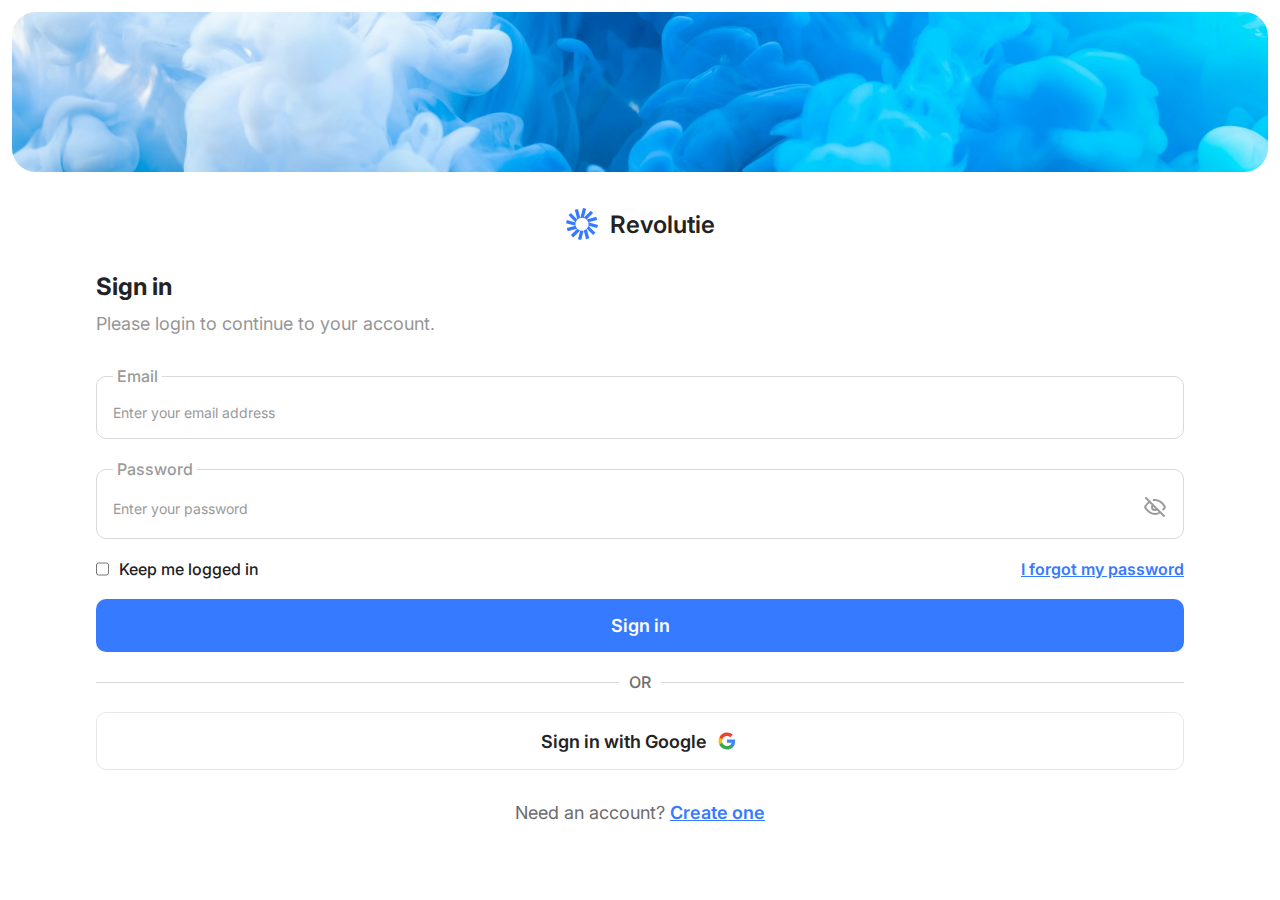
<file: index.html>
<!-- Sign in page -->
<!DOCTYPE html>
<html lang="en">
<head>
	<meta charset="UTF-8">
	<meta name="viewport" content="width=device-width, initial-scale=1.0">
	<title>Sign in</title>
	<link rel="stylesheet" href="src/styles/global.css">
	<link rel="stylesheet" href="src/styles/style.css">
</head>
<body>
	<main>
		<section id="page-content">
			<header>
				<img src="src/assets/icons/revolutie-logo-icon.svg"
				alt="Revolutie logo icon">
				<span>Revolutie</span>
			</header>

			<div id="main-content">
				<div id="form-header">
					<h1>Sign in</h1>
					<p>Please login to continue to your account.</p>
				</div>

				<div id="form">
					<form action="" method="get">
						<fieldset class="text-input">
							<legend>Email</legend>
							<input type="email"
							placeholder="Enter your email address" required>
						</fieldset>

						<fieldset class="text-input">
							<legend>Password</legend>
							<div id="password-option">
								<input id="password-input" type="password"
								placeholder="Enter your password" required>
								<button id="password-eye" type="button"
								onclick="togglePassword()">
									<img src="src/assets/icons/eye-icon.svg"
									alt="Icon of an eye">
								</button>
							</div>
						</fieldset>

						<div id="options-wrapper">
							<fieldset id="checkbox-input">
								<input id="checkbox" type="checkbox">
								<label for="checkbox">Keep me logged in</label>
							</fieldset>

							<a href="#" onclick="passwordRecovery()">
							I forgot my password</a>
						</div>

						<button id="signin-button" type="button"
						onclick="signIn()">Sign in</button>
					</form>

					<div id="divider">
						<div class="line"></div>
						<span>OR</span>
						<div class="line"></div>
					</div>

					<button id="google-button" type="button"
					onclick="signInGoogle()">Sign in with Google
						<img src="src/assets/icons/google-logo-icon.svg"
						alt="Google logo icon">
					</button>
				</div>

				<p id="create-account">Need an account?
					<a href="#">Create one</a>
				</p>
			</div>
		</section>

		<div id="page-cover">
			<img src="src/assets/images/blue-ink-img.jpg"
			alt="Picture of blue ink being diluted">
		</div>
	</main>

	<script src="src/scripts/main.js"></script>
</body>
</html>
</file>
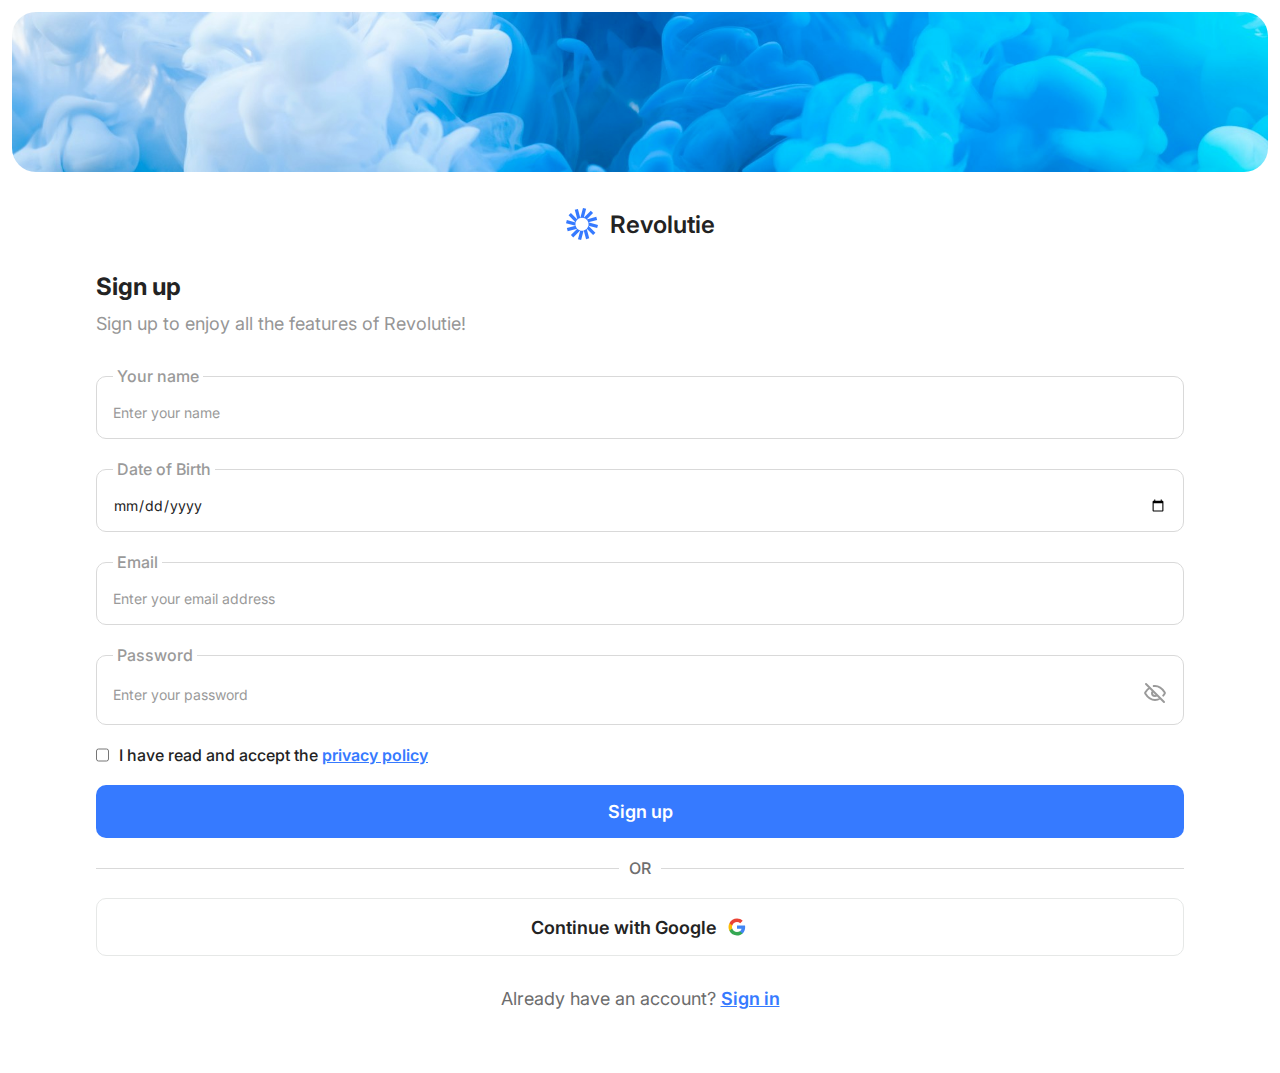
<file: src/pages/sign-up/sign-up.html>
<!-- Sign-up page -->
<!DOCTYPE html>
<html lang="en">
<head>
	<meta charset="UTF-8">
	<meta name="viewport" content="width=device-width, initial-scale=1.0">
	<title>Sign up</title>
	<link rel="stylesheet" href="../../styles/global.css">
	<link rel="stylesheet" href="./sign-up.css">
</head>
<body>
	<main>
		<section id="page-content">
			<header>
				<img src="../../assets/icons/revolutie-logo-icon.svg"
				alt="Revolutie logo icon">
				<span>Revolutie</span>
			</header>

			<div id="main-content">
				<div id="form-header">
					<h1>Sign up</h1>
					<p>Sign up to enjoy all the features of Revolutie!</p>
				</div>

				<div id="form">
					<form action="" method="get">
						<fieldset class="text-input">
							<legend>Your name</legend>
							<input type="text"
							placeholder="Enter your name" required>
						</fieldset>

						<fieldset class="text-input">
							<legend>Date of Birth</legend>
							<input type="date" required>
						</fieldset>

						<fieldset class="text-input">
							<legend>Email</legend>
							<input type="email"
							placeholder="Enter your email address" required>
						</fieldset>

						<fieldset class="text-input">
							<legend>Password</legend>
							<div id="password-option">
								<input id="password-input" type="password"
								placeholder="Enter your password" required>
								<button id="password-eye" type="button"
								onclick="togglePassword()">
									<img src="../../assets/icons/eye-icon.svg"
									alt="Icon of an eye">
								</button>
							</div>
						</fieldset>

						<fieldset id="accept-input">
							<input id="checkbox" type="checkbox">
							<label for="checkbox">I have read and accept the
								<a href="#" onclick="privacyPolicy()">
								privacy policy
								</a>
							</label>
						</fieldset>

						<button id="signin-button" type="button"
						onclick="signUp()">Sign up</button>
					</form>

					<div id="divider">
						<div class="line"></div>
						<span>OR</span>
						<div class="line"></div>
					</div>

					<button id="google-button" type="button"
					onclick="signUpGoogle()">Continue with Google
						<img src="../../assets/icons/google-logo-icon.svg"
						alt="Google logo icon">
					</button>
				</div>

				<p id="signin-account">Already have an account?
					<a href="../../../index.html">Sign in</a>
				</p>
			</div>
		</section>

		<div id="page-cover">
			<img src="../../assets/images/blue-ink-img.jpg"
			alt="Picture of blue ink being diluted">
		</div>
	</main>

	<script src="../../scripts/main.js"></script>
</body>
</html>
</file>
<file: src/styles/style.css>
/* || Page */

html, body {
	width: 100vw;
	height: 100vh;
}

main {
	display: flex;
	width: 100%;
	height: 100%;
}

/* || Cover */

#page-cover {
	padding: 12px;
	width: 60%;
}

#page-cover img {
	width: 100%;
	height: 100%;
	object-fit: cover;
	object-position: 75%;
	border-radius: 24px;
}

/* || Content */

#page-content {
	display: flex;
	flex-direction: column;
	padding: 32px;
	width: 40%;
}

header {
	display: flex;
	align-items: center;
	gap: 12px;
}

header img {
	width: 32px;
}

header span {
	color: var(--grey-07);
	font-size: var(--text-04);
	font-weight: var(--font-weight-semi-bold);
}

#main-content {
	display: flex;
	flex-direction: column;
	justify-content: center;
	padding: 32px 64px;
	gap: 32px;
	height: 100%;
}

#form-header {
	display: flex;
	flex-direction: column;
	gap: 12px;
}

#form-header h1 {
	color: var(--grey-07);
	font-size: var(--text-05);
	font-weight: var(--font-weight-bold);
}

#form-header p {
	color: var(--grey-04);
	font-size: var(--text-03);
	font-weight: var(--font-weight-regular);
}

#form, form {
	display: flex;
	flex-direction: column;
	gap: 20px;
}

.text-input {
	padding: 16px;
	border: 1px solid var(--grey-02);
	border-radius: 10px;
	transition: border-color 0.2s;
}

.text-input:focus-within {
	border-color: var(--blue-01);

	legend {
		color: var(--blue-01);
	}
}

.text-input legend {
	padding: 0 4px;
	color: var(--grey-03);
	font-size: var(--text-02);
	font-weight: var(--font-weight-medium);
	transition: color 0.2s;
}

.text-input input {
	width: 100%;
	color: var(--grey-07);
	font-size: var(--text-01);
	font-weight: var(--font-weight-regular);

	outline: none;
}

.text-input input::placeholder {
	color: var(--grey-03);
	font-size: var(--text-01);
	font-weight: var(--font-weight-regular);
}

#password-option {
	display: flex;
	align-items: center;
	gap: 10px;
}

#checkbox-input {
	display: flex;
	gap: 10px;
}

#checkbox-input label {
	color: var(--grey-07);
	font-size: var(--text-02);
	font-weight: var(--font-weight-medium);
}

#options-wrapper {
	display: flex;
	justify-content: space-between;
}

#options-wrapper a,
#create-account a {
	color: var(--blue-01);
	font-weight: var(--font-weight-semi-bold);
	text-decoration: underline;
	transition: color 0.2s;
}

#options-wrapper a {
	font-size: var(--text-02);
}

#options-wrapper a:hover {
	color: var(--blue-02);
}

#password-eye img {
	width: 24px;
	transition: filter 0.2s;
}

#password-eye img:hover {
	filter: invert(1);
}

#signin-button,
#google-button {
	font-size: var(--text-03);
	font-weight: var(--font-weight-semi-bold);
	padding: 16px 8px;
	border-radius: 10px;
}

#signin-button {
	color: var(--white);
	background-color: var(--blue-01);
	transition: background-color 0.2s;
}

#signin-button:hover {
	background-color: var(--blue-02);
}

#google-button {
	display: flex;
	justify-content: center;
	align-items: center;
	gap: 8px;
	color: var(--grey-07);
	background-color: var(--white);
	border: 1px solid var(--grey-01);
	transition: box-shadow 0.2s;
}

#google-button:hover {
	box-shadow: 0 0 10px var(--grey-03);
}

#divider {
	display: flex;
	align-items: center;
	gap: 10px;
}

#divider span {
	color: var(--grey-05);
	font-size: var(--text-02);
	font-weight: var(--font-weight-medium);
}

.line {
	width: 100%;
	height: 1px;
	background-color: var(--grey-02);
}

#create-account {
	text-align: center;
	color: var(--grey-06);
	font-size: var(--text-03);
	font-weight: var(--font-weight-regular);
}

#create-account a {
	font-size: var(--text-03);
}

#create-account a:hover {
	color: var(--blue-02);
}

/* || Responsive */

@media screen and (max-height: 700px) {
	html, body {
		height: auto;
		width: 100%;
	}
}

@media screen and (max-width: 1350px) {
	html, body {
		height: 100%;
		width: 100%;
	}

	main {
		display: flex;
		flex-direction: column;
	}

	#page-cover {
		width: 100%;
		padding: 12px 12px 0;
		order: 0;
	}

	#page-cover img {
		height: 160px;
	}

	#page-content {
		width: 100%;
		order: 1;
	}

	#main-content {
		padding: 32px 64px;
	}

	header {
		display: flex;
		justify-content: center;
	}

	#form-header h1 {
		font-size: var(--text-04);
	}
}

@media screen and (max-width: 550px) {
	#main-content {
		padding: 32px 0;
	}

	#page-cover img {
		height: 100px;
	}

	#options-wrapper {
		display: flex;
		flex-direction: column;
		align-items: center;
		gap: 20px;
	}
}
</file>
<file: src/pages/sign-up/sign-up.css>
/* || Page */

html, body {
	width: 100%;
	height: 100vh;
}

body {
	background-color: var(--white);
}

main {
	display: flex;
	width: 100%;
}

/* || Cover */

#page-cover {
	padding: 12px;
	width: 60%;
}

#page-cover img {
	width: 100%;
	height: 100%;
	object-fit: cover;
	object-position: 75%;
	border-radius: 24px;
}

/* || Content */

#page-content {
	display: flex;
	flex-direction: column;
	padding: 32px;
	width: 40%;
}

header {
	display: flex;
	align-items: center;
	gap: 12px;
}

header img {
	width: 32px;
}

header span {
	color: var(--grey-07);
	font-size: var(--text-04);
	font-weight: var(--font-weight-semi-bold);
}

#main-content {
	display: flex;
	flex-direction: column;
	justify-content: center;
	padding: 32px 64px;
	gap: 32px;
	height: 100%;
}

#form-header {
	display: flex;
	flex-direction: column;
	gap: 12px;
}

#form-header h1 {
	color: var(--grey-07);
	font-size: var(--text-05);
	font-weight: var(--font-weight-bold);
}

#form-header p {
	color: var(--grey-04);
	font-size: var(--text-03);
	font-weight: var(--font-weight-regular);
}

#form, form {
	display: flex;
	flex-direction: column;
	gap: 20px;
}

.text-input {
	padding: 16px;
	border: 1px solid var(--grey-02);
	border-radius: 10px;
	transition: border-color 0.2s;
}

.text-input:focus-within {
	border-color: var(--blue-01);

	legend {
		color: var(--blue-01);
	}
}

.text-input legend {
	padding: 0 4px;
	color: var(--grey-03);
	font-size: var(--text-02);
	font-weight: var(--font-weight-medium);
	transition: color 0.2s;
}

.text-input input {
	width: 100%;
	color: var(--grey-07);
	font-size: var(--text-01);
	font-weight: var(--font-weight-regular);

	outline: none;
}

.text-input input::placeholder {
	color: var(--grey-03);
	font-size: var(--text-01);
	font-weight: var(--font-weight-regular);
}

#password-option {
	display: flex;
	align-items: center;
	gap: 10px;
}

#accept-input {
	display: flex;
	gap: 10px;
}

#accept-input label {
	color: var(--grey-07);
	font-size: var(--text-02);
	font-weight: var(--font-weight-medium);
}

#accept-input a,
#signin-account a {
	color: var(--blue-01);
	font-weight: var(--font-weight-semi-bold);
	text-decoration: underline;
	transition: color 0.2s;
}

#accept-input a {
	font-size: var(--text-02);
}

#accept-input a:hover {
	color: var(--blue-02);
}

#password-eye img {
	width: 24px;
	transition: filter 0.2s;
}

#password-eye img:hover {
	filter: invert(1);
}

#signin-button,
#google-button {
	font-size: var(--text-03);
	font-weight: var(--font-weight-semi-bold);
	padding: 16px 8px;
	border-radius: 10px;
}

#signin-button {
	color: var(--white);
	background-color: var(--blue-01);
	transition: background-color 0.2s;
}

#signin-button:hover {
	background-color: var(--blue-02);
}

#google-button {
	display: flex;
	justify-content: center;
	align-items: center;
	gap: 8px;
	color: var(--grey-07);
	background-color: var(--white);
	border: 1px solid var(--grey-01);
	transition: box-shadow 0.2s;
}

#google-button:hover {
	box-shadow: 0 0 10px var(--grey-03);
}

#divider {
	display: flex;
	align-items: center;
	gap: 10px;
}

#divider span {
	color: var(--grey-05);
	font-size: var(--text-02);
	font-weight: var(--font-weight-medium);
}

.line {
	width: 100%;
	height: 1px;
	background-color: var(--grey-02);
}

#signin-account {
	text-align: center;
	color: var(--grey-06);
	font-size: var(--text-03);
	font-weight: var(--font-weight-regular);
}

#signin-account a {
	font-size: var(--text-03);
}

#signin-account a:hover {
	color: var(--blue-02);
}

/* || Responsive */

@media screen and (min-height: 800px) {
	main {
		height: 100%;
	}
}

@media screen and (max-width: 1400px) {
	html, body {
		height: 100%;
	}

	main {
		display: flex;
		flex-direction: column;
	}

	#page-cover {
		width: 100%;
		padding: 12px 12px 0;
		order: 0;
	}

	#page-cover img {
		height: 160px;
	}

	#page-content {
		width: 100%;
		order: 1;
	}

	#main-content {
		padding: 32px 64px;
	}

	header {
		display: flex;
		justify-content: center;
	}

	#form-header h1 {
		font-size: var(--text-04);
	}
}

@media screen and (max-width: 550px) {
	#main-content {
		padding: 32px 0;
	}

	#page-cover img {
		height: 100px;
	}

	#accept-input {
		display: flex;
		justify-content: center;
	}
}
</file>
<file: src/styles/global.css>
/* Global CSS */

@import "./reset.css";
@import "./variables.css";

/* Font */

@import
url('https://fonts.googleapis.com/css2?family=Inter:ital,opsz,wght@0,14..32,100..900;1,14..32,100..900&display=swap');

/* || Page */
* {
	font-family: 'Inter', sans-serif;
	font-style: normal;
}

button,
input[type="checkbox"] {
	cursor: pointer;
}
</file>
